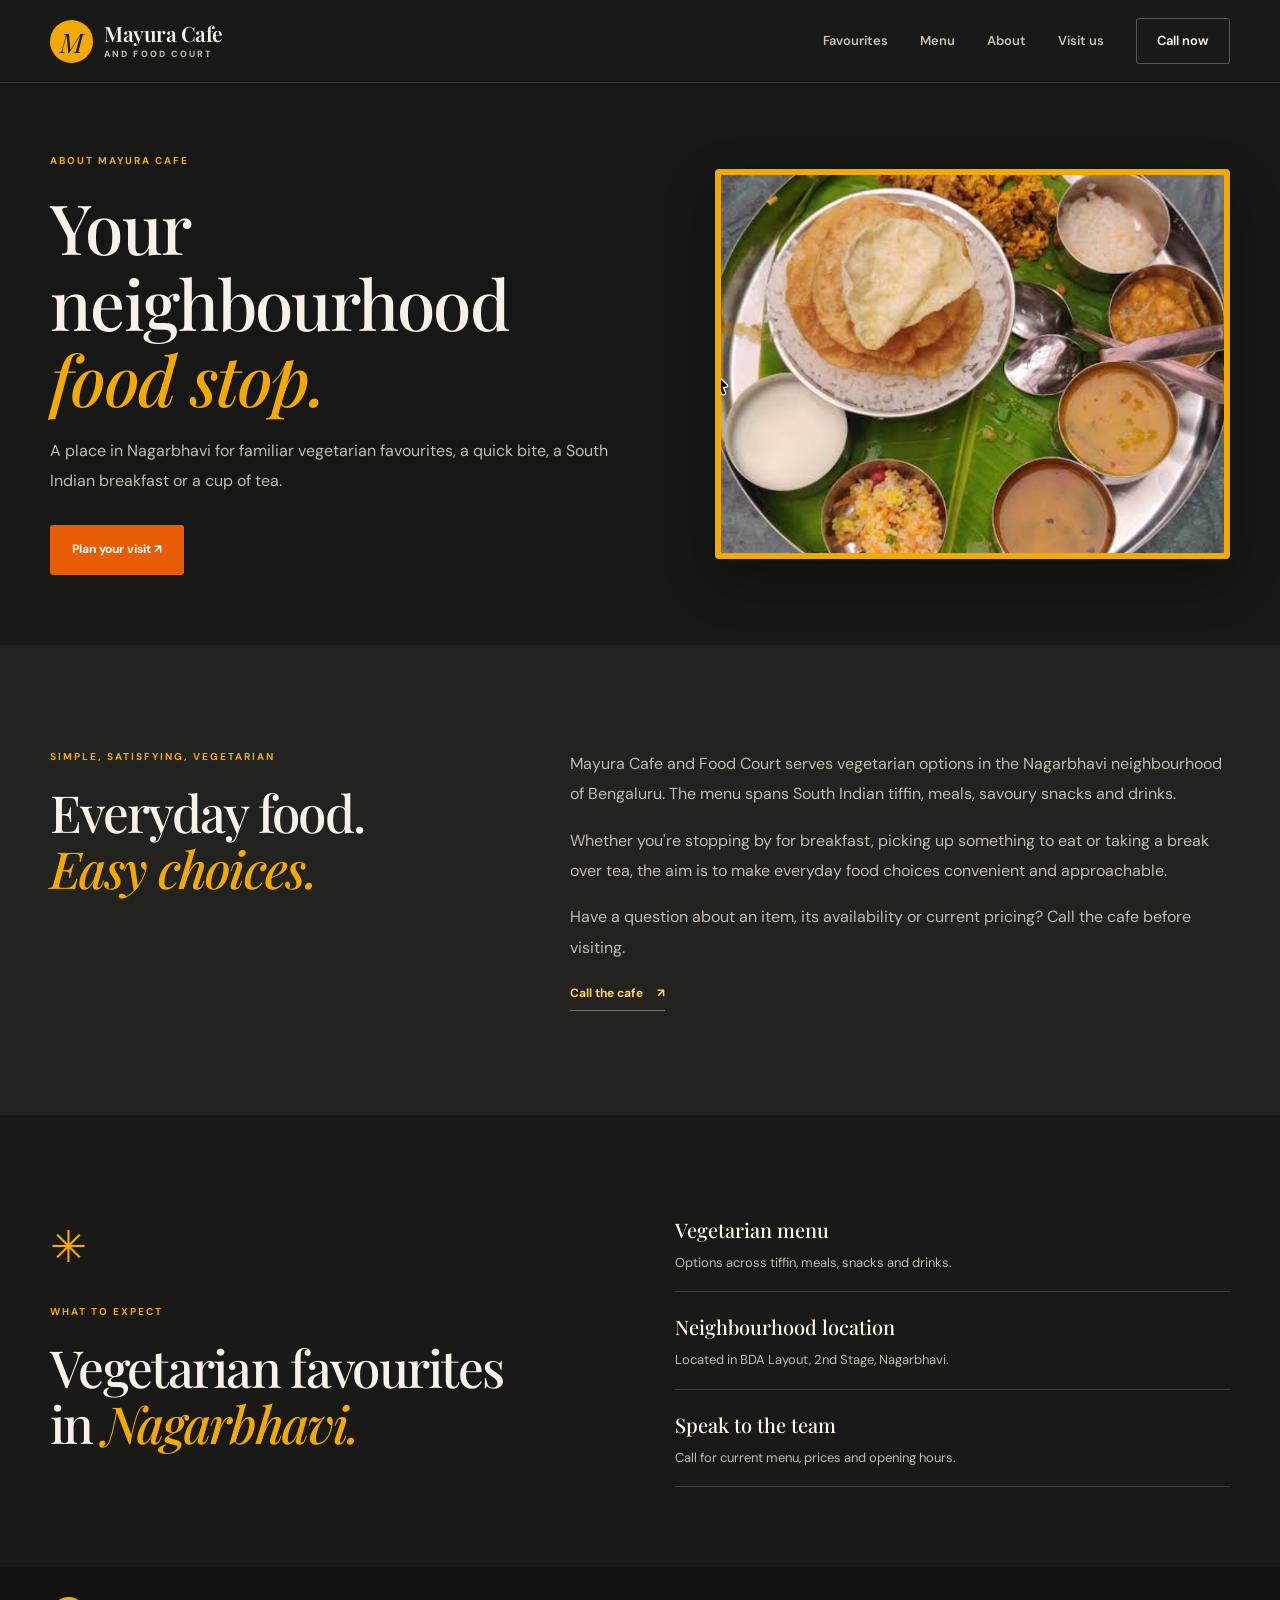
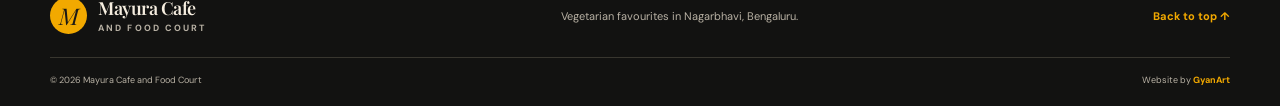
<file: site/about.html>
<!doctype html>
<html lang="en"><head><meta charset="utf-8"><meta name="viewport" content="width=device-width, initial-scale=1"><meta name="theme-color" content="#171714"><meta name="description" content="Learn about Mayura Cafe and Food Court, a vegetarian neighbourhood food stop in Nagarbhavi, Bengaluru."><title>About us | Mayura Cafe and Food Court</title><link rel="canonical" href="https://mayuracafe.gyanart.com/about.html"><link rel="icon" type="image/svg+xml" href="assets/img/favicon.svg"><link rel="stylesheet" href="assets/css/style.css"><script defer src="assets/js/main.js"></script></head><body><a class="skip-link" href="#main">Skip to content</a><header class="site-header"><div class="container nav-wrap"><a class="brand" href="index.html" aria-label="Mayura Cafe home"><span class="brand-mark" aria-hidden="true">M</span><span class="brand-copy"><strong>Mayura Cafe</strong><small>AND FOOD COURT</small></span></a><button class="menu-toggle" aria-expanded="false" aria-controls="primary-nav" aria-label="Open navigation"><span></span><span></span></button><nav id="primary-nav" class="primary-nav" aria-label="Main navigation"><a href="index.html#favourites">Favourites</a><a href="menu.html">Menu</a><a href="about.html">About</a><a href="visit.html">Visit us</a><a class="nav-call" href="tel:+919448244446">Call now</a></nav></div></header><main id="main" class="detail-page">
<section class="detail-hero"><div class="container detail-hero-grid"><div><p class="eyebrow">About Mayura Cafe</p><h1>Your neighbourhood<br><em>food stop.</em></h1><p class="detail-lead">A place in Nagarbhavi for familiar vegetarian favourites, a quick bite, a South Indian breakfast or a cup of tea.</p><a class="button button-dark" href="visit.html">Plan your visit ↗</a></div><img class="detail-hero-image" src="assets/img/mini-meals.png" alt="Vegetarian mini meal at Mayura Cafe"></div></section>
<section class="section detail-content"><div class="container about-detail-grid"><div><p class="eyebrow">Simple, satisfying, vegetarian</p><h2>Everyday food.<br><em>Easy choices.</em></h2></div><div class="about-detail-copy"><p>Mayura Cafe and Food Court serves vegetarian options in the Nagarbhavi neighbourhood of Bengaluru. The menu spans South Indian tiffin, meals, savoury snacks and drinks.</p><p>Whether you're stopping by for breakfast, picking up something to eat or taking a break over tea, the aim is to make everyday food choices convenient and approachable.</p><p>Have a question about an item, its availability or current pricing? Call the cafe before visiting.</p><a class="text-link" href="tel:+919448244446">Call the cafe <span aria-hidden="true">↗</span></a></div></div></section>
<section class="section about-highlight"><div class="container about-highlight-grid"><div><span class="highlight-symbol">✳</span><p class="eyebrow">What to expect</p><h2>Vegetarian favourites<br>in <em>Nagarbhavi.</em></h2></div><div class="highlight-points"><p><strong>Vegetarian menu</strong><span>Options across tiffin, meals, snacks and drinks.</span></p><p><strong>Neighbourhood location</strong><span>Located in BDA Layout, 2nd Stage, Nagarbhavi.</span></p><p><strong>Speak to the team</strong><span>Call for current menu, prices and opening hours.</span></p></div></div></section></main><footer class="site-footer"><div class="container footer-top"><a class="brand footer-brand" href="index.html"><span class="brand-mark" aria-hidden="true">M</span><span class="brand-copy"><strong>Mayura Cafe</strong><small>AND FOOD COURT</small></span></a><p>Vegetarian favourites in Nagarbhavi, Bengaluru.</p><a href="#main" class="back-top">Back to top ↑</a></div><div class="container footer-bottom"><span>© <span id="year">2026</span> Mayura Cafe and Food Court</span><span>Website by <a href="https://www.gyanart.com/" target="_blank" rel="noopener">GyanArt</a></span></div></footer></body></html>
</file>
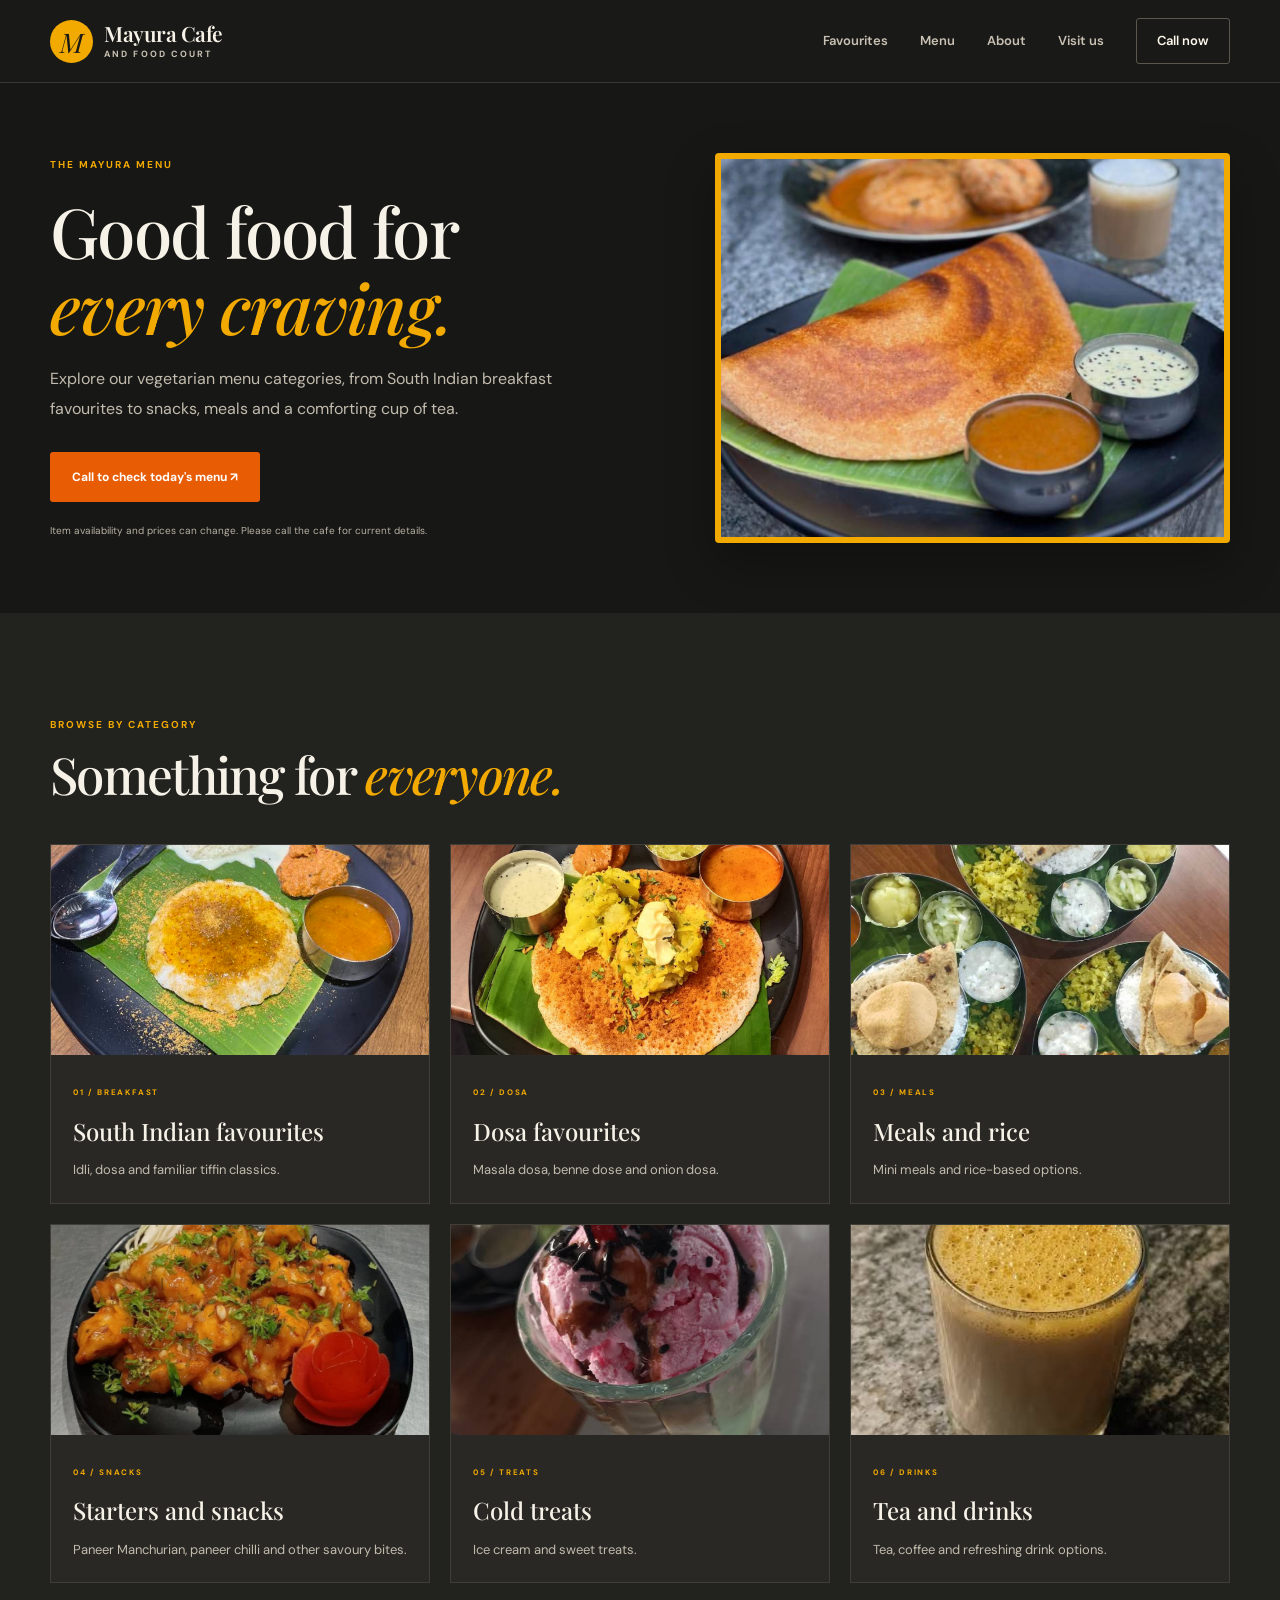
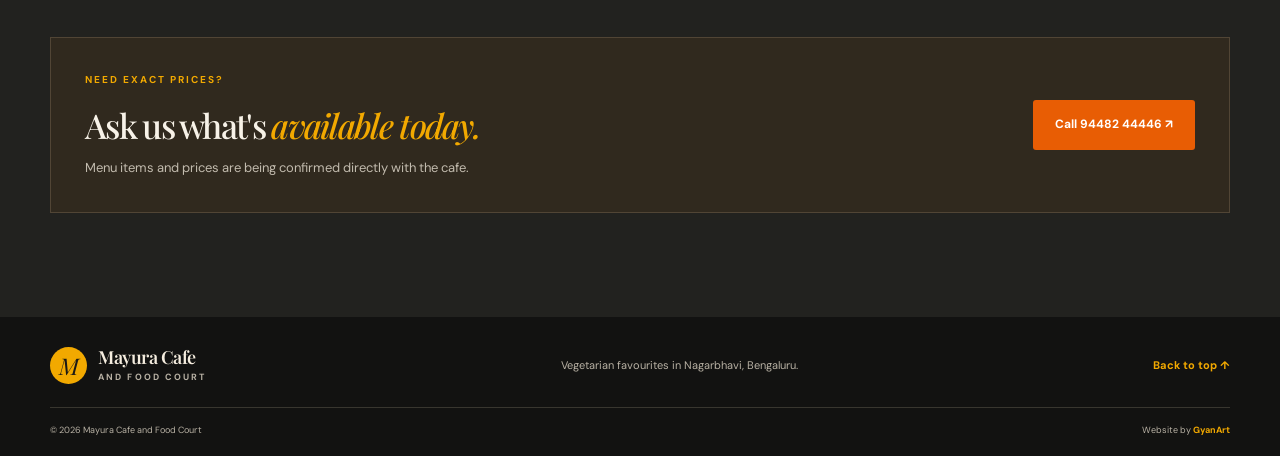
<file: site/menu.html>
<!doctype html>
<html lang="en"><head><meta charset="utf-8"><meta name="viewport" content="width=device-width, initial-scale=1"><meta name="theme-color" content="#171714"><meta name="description" content="Explore vegetarian South Indian favourites, meals, snacks and drinks at Mayura Cafe in Nagarbhavi, Bengaluru."><title>Menu | Mayura Cafe and Food Court</title><link rel="canonical" href="https://mayuracafe.gyanart.com/menu.html"><link rel="icon" type="image/svg+xml" href="assets/img/favicon.svg"><link rel="stylesheet" href="assets/css/style.css"><script defer src="assets/js/main.js"></script></head><body><a class="skip-link" href="#main">Skip to content</a><header class="site-header"><div class="container nav-wrap"><a class="brand" href="index.html" aria-label="Mayura Cafe home"><span class="brand-mark" aria-hidden="true">M</span><span class="brand-copy"><strong>Mayura Cafe</strong><small>AND FOOD COURT</small></span></a><button class="menu-toggle" aria-expanded="false" aria-controls="primary-nav" aria-label="Open navigation"><span></span><span></span></button><nav id="primary-nav" class="primary-nav" aria-label="Main navigation"><a href="index.html#favourites">Favourites</a><a href="menu.html">Menu</a><a href="about.html">About</a><a href="visit.html">Visit us</a><a class="nav-call" href="tel:+919448244446">Call now</a></nav></div></header><main id="main" class="detail-page">
<section class="detail-hero"><div class="container detail-hero-grid"><div><p class="eyebrow">The Mayura menu</p><h1>Good food for<br><em>every craving.</em></h1><p class="detail-lead">Explore our vegetarian menu categories, from South Indian breakfast favourites to snacks, meals and a comforting cup of tea.</p><a class="button button-dark" href="tel:+919448244446">Call to check today's menu ↗</a><p class="fine-print">Item availability and prices can change. Please call the cafe for current details.</p></div><img class="detail-hero-image" src="assets/img/masala-dosa.png" alt="Masala dosa at Mayura Cafe"></div></section>
<section class="section detail-content"><div class="container"><div class="section-heading"><div><p class="eyebrow">Browse by category</p><h2>Something for <em>everyone.</em></h2></div></div><div class="menu-detail-grid">
<article class="menu-detail-card"><img src="assets/img/idli-single.png" alt="Idli" loading="lazy"><div><span class="card-kicker">01 / BREAKFAST</span><h3>South Indian favourites</h3><p>Idli, dosa and familiar tiffin classics.</p></div></article>
<article class="menu-detail-card"><img src="assets/img/masala-benne-dose.png" alt="Masala benne dose" loading="lazy"><div><span class="card-kicker">02 / DOSA</span><h3>Dosa favourites</h3><p>Masala dosa, benne dose and onion dosa.</p></div></article>
<article class="menu-detail-card"><img src="assets/img/south-india-mini-meals.png" alt="South Indian mini meals" loading="lazy"><div><span class="card-kicker">03 / MEALS</span><h3>Meals and rice</h3><p>Mini meals and rice-based options.</p></div></article>
<article class="menu-detail-card"><img src="assets/img/paneer-manchoori.png" alt="Paneer Manchurian" loading="lazy"><div><span class="card-kicker">04 / SNACKS</span><h3>Starters and snacks</h3><p>Paneer Manchurian, paneer chilli and other savoury bites.</p></div></article>
<article class="menu-detail-card"><img src="assets/img/ice-cream-strawberry.png" alt="Strawberry ice cream" loading="lazy"><div><span class="card-kicker">05 / TREATS</span><h3>Cold treats</h3><p>Ice cream and sweet treats.</p></div></article>
<article class="menu-detail-card"><img src="assets/img/tea-chaay.png" alt="Tea" loading="lazy"><div><span class="card-kicker">06 / DRINKS</span><h3>Tea and drinks</h3><p>Tea, coffee and refreshing drink options.</p></div></article>
</div><div class="detail-callout"><div><p class="eyebrow">Need exact prices?</p><h2>Ask us what's <em>available today.</em></h2><p>Menu items and prices are being confirmed directly with the cafe.</p></div><a class="button button-dark" href="tel:+919448244446">Call 94482 44446 ↗</a></div></div></section></main><footer class="site-footer"><div class="container footer-top"><a class="brand footer-brand" href="index.html"><span class="brand-mark" aria-hidden="true">M</span><span class="brand-copy"><strong>Mayura Cafe</strong><small>AND FOOD COURT</small></span></a><p>Vegetarian favourites in Nagarbhavi, Bengaluru.</p><a href="#main" class="back-top">Back to top ↑</a></div><div class="container footer-bottom"><span>© <span id="year">2026</span> Mayura Cafe and Food Court</span><span>Website by <a href="https://www.gyanart.com/" target="_blank" rel="noopener">GyanArt</a></span></div></footer></body></html>
</file>
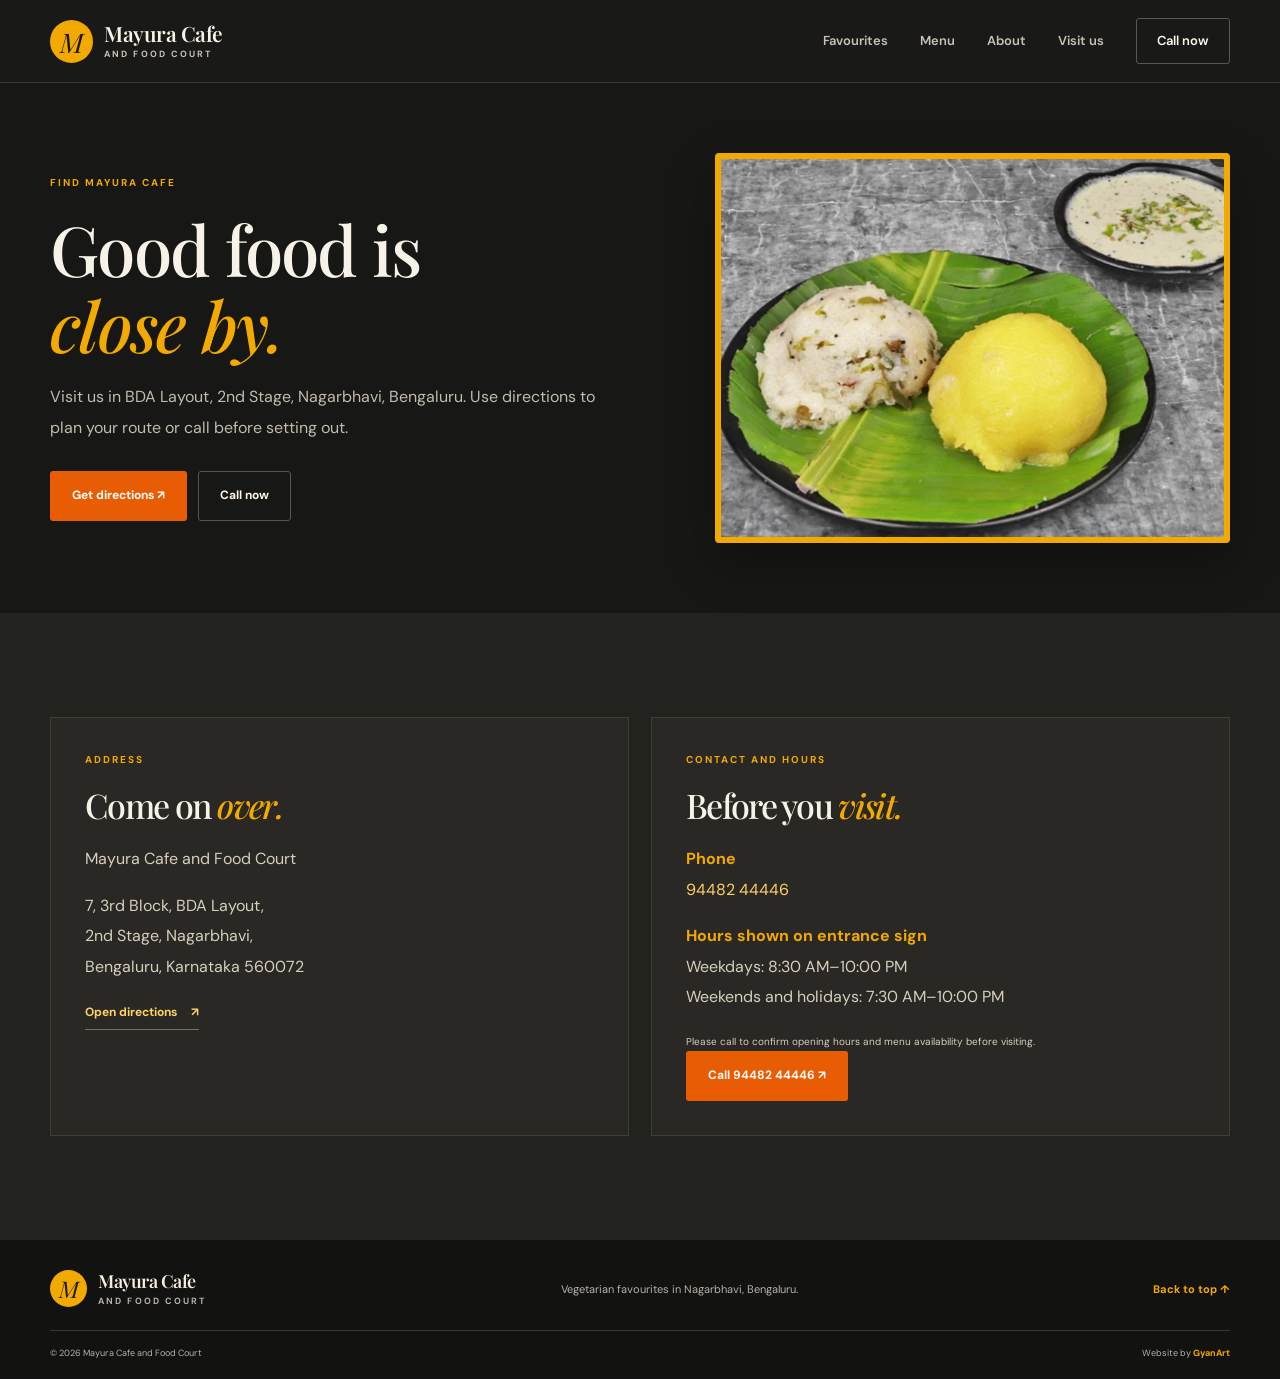
<file: site/visit.html>
<!doctype html>
<html lang="en"><head><meta charset="utf-8"><meta name="viewport" content="width=device-width, initial-scale=1"><meta name="theme-color" content="#171714"><meta name="description" content="Find Mayura Cafe and Food Court in BDA Layout, Nagarbhavi, Bengaluru. Call for current opening hours."><title>Visit us | Mayura Cafe and Food Court</title><link rel="canonical" href="https://mayuracafe.gyanart.com/visit.html"><link rel="icon" type="image/svg+xml" href="assets/img/favicon.svg"><link rel="stylesheet" href="assets/css/style.css"><script defer src="assets/js/main.js"></script></head><body><a class="skip-link" href="#main">Skip to content</a><header class="site-header"><div class="container nav-wrap"><a class="brand" href="index.html" aria-label="Mayura Cafe home"><span class="brand-mark" aria-hidden="true">M</span><span class="brand-copy"><strong>Mayura Cafe</strong><small>AND FOOD COURT</small></span></a><button class="menu-toggle" aria-expanded="false" aria-controls="primary-nav" aria-label="Open navigation"><span></span><span></span></button><nav id="primary-nav" class="primary-nav" aria-label="Main navigation"><a href="index.html#favourites">Favourites</a><a href="menu.html">Menu</a><a href="about.html">About</a><a href="visit.html">Visit us</a><a class="nav-call" href="tel:+919448244446">Call now</a></nav></div></header><main id="main" class="detail-page">
<section class="detail-hero"><div class="container detail-hero-grid"><div><p class="eyebrow">Find Mayura Cafe</p><h1>Good food is<br><em>close by.</em></h1><p class="detail-lead">Visit us in BDA Layout, 2nd Stage, Nagarbhavi, Bengaluru. Use directions to plan your route or call before setting out.</p><div class="hero-actions"><a class="button button-dark" href="https://maps.app.goo.gl/1eo1EkJ6LYbFJjk18" target="_blank" rel="noopener">Get directions ↗</a><a class="button button-light" href="tel:+919448244446">Call now</a></div></div><img class="detail-hero-image" src="assets/img/chau-chau-bhath.png" alt="Vegetarian food at Mayura Cafe"></div></section>
<section class="section detail-content"><div class="container visit-detail-grid"><div class="visit-info-card"><p class="eyebrow">Address</p><h2>Come on <em>over.</em></h2><p>Mayura Cafe and Food Court</p><p>7, 3rd Block, BDA Layout,<br>2nd Stage, Nagarbhavi,<br>Bengaluru, Karnataka 560072</p><a class="text-link" href="https://maps.app.goo.gl/1eo1EkJ6LYbFJjk18" target="_blank" rel="noopener">Open directions <span aria-hidden="true">↗</span></a></div><div class="visit-info-card"><p class="eyebrow">Contact and hours</p><h2>Before you <em>visit.</em></h2><p><strong>Phone</strong><br><a href="tel:+919448244446">94482 44446</a></p><p><strong>Hours shown on entrance sign</strong><br>Weekdays: 8:30 AM–10:00 PM<br>Weekends and holidays: 7:30 AM–10:00 PM</p><p class="fine-print">Please call to confirm opening hours and menu availability before visiting.</p><a class="button button-dark" href="tel:+919448244446">Call 94482 44446 ↗</a></div></div></section></main><footer class="site-footer"><div class="container footer-top"><a class="brand footer-brand" href="index.html"><span class="brand-mark" aria-hidden="true">M</span><span class="brand-copy"><strong>Mayura Cafe</strong><small>AND FOOD COURT</small></span></a><p>Vegetarian favourites in Nagarbhavi, Bengaluru.</p><a href="#main" class="back-top">Back to top ↑</a></div><div class="container footer-bottom"><span>© <span id="year">2026</span> Mayura Cafe and Food Court</span><span>Website by <a href="https://www.gyanart.com/" target="_blank" rel="noopener">GyanArt</a></span></div></footer></body></html>
</file>
<file: site/assets/css/style.css>
@import url('https://fonts.googleapis.com/css2?family=DM+Sans:wght@400;500;600;700&family=Playfair+Display:ital,wght@0,500;0,600;0,700;1,500;1,600&display=swap');

:root {
  --ink: #222b22;
  --muted: #697065;
  --cream: #f7f5ef;
  --paper: #fffefa;
  --olive: #536548;
  --olive-dark: #334330;
  --orange: #d6953c;
  --line: #e7e2d7;
  --serif: "Playfair Display", Georgia, serif;
  --sans: "DM Sans", Arial, sans-serif;
  --page-width: 1180px;
}

* { box-sizing: border-box; }
html { scroll-behavior: smooth; scroll-padding-top: 92px; }
body { margin: 0; background: var(--paper); color: var(--ink); font-family: var(--sans); font-size: 16px; line-height: 1.65; -webkit-font-smoothing: antialiased; }
body.nav-open { overflow: hidden; }
a { color: inherit; text-decoration: none; }
button, a { -webkit-tap-highlight-color: transparent; }
button { font: inherit; }
img, svg { max-width: 100%; }
.container { width: min(var(--page-width), calc(100% - 64px)); margin-inline: auto; }
.skip-link { position: absolute; z-index: 1000; top: -60px; left: 16px; padding: 10px 16px; background: var(--ink); color: white; }
.skip-link:focus { top: 16px; }
:focus-visible { outline: 3px solid #ca8c32; outline-offset: 4px; }

.site-header { position: sticky; top: 0; z-index: 100; background: rgba(255,254,250,.95); border-bottom: 1px solid rgba(231,226,215,.8); backdrop-filter: blur(14px); }
.nav-wrap { display: flex; min-height: 82px; align-items: center; justify-content: space-between; gap: 24px; }
.brand { display: inline-flex; align-items: center; gap: 11px; flex-shrink: 0; }
.brand-mark { display: grid; width: 43px; height: 43px; place-items: center; border-radius: 50%; background: var(--olive-dark); color: #f9e2ad; font-family: var(--serif); font-size: 27px; font-style: italic; }
.brand-copy { display: flex; flex-direction: column; line-height: 1.05; }
.brand-copy strong { font-family: var(--serif); font-size: 21px; font-weight: 600; letter-spacing: -.5px; }
.brand-copy small { margin-top: 6px; color: var(--muted); font-size: 9px; font-weight: 700; letter-spacing: 2.1px; }
.primary-nav { display: flex; align-items: center; gap: clamp(18px, 2.5vw, 35px); }
.primary-nav > a { color: #51594d; font-size: 13px; font-weight: 600; transition: color .2s ease; }
.primary-nav > a:hover { color: var(--orange); }
.primary-nav .nav-call { padding: 11px 20px; border: 1px solid var(--line); border-radius: 3px; color: var(--ink); }
.primary-nav .nav-call:hover { border-color: var(--olive); color: var(--olive); }
.menu-toggle { display: none; border: 0; padding: 10px; background: transparent; }
.menu-toggle span { display: block; width: 24px; height: 2px; margin: 5px 0; background: var(--ink); transition: transform .2s ease; }

.hero { position: relative; overflow: hidden; background: var(--cream); }
.hero-grid { display: grid; min-height: 590px; grid-template-columns: 1fr 1fr; align-items: center; gap: 34px; padding-block: 64px 54px; }
.hero-copy { position: relative; z-index: 2; padding-block: 10px 20px; }
.eyebrow { display: flex; align-items: center; gap: 10px; margin: 0 0 20px; color: var(--olive); font-size: 10px; font-weight: 700; letter-spacing: 2px; line-height: 1.5; text-transform: uppercase; }
.dot { display: inline-block; width: 7px; height: 7px; border-radius: 50%; background: var(--orange); }
h1, h2, h3, p { margin-top: 0; }
h1, h2 { margin-bottom: 20px; font-family: var(--serif); font-weight: 500; letter-spacing: -1.7px; line-height: 1.1; }
h1 { font-size: clamp(48px, 5.25vw, 72px); }
h1 em, h2 em { color: var(--olive); font-weight: 500; }
.hero-intro { max-width: 490px; margin-bottom: 28px; color: #60665b; font-size: 16px; line-height: 1.9; }
.hero-actions { display: flex; flex-wrap: wrap; gap: 11px; }
.button { display: inline-flex; min-height: 50px; align-items: center; justify-content: center; gap: 22px; padding: 0 21px; border: 1px solid transparent; border-radius: 3px; font-size: 12px; font-weight: 700; transition: transform .2s ease, background .2s ease, border-color .2s ease; }
.button:hover { transform: translateY(-2px); }
.button span { font-size: 16px; }
.button-dark { background: var(--olive-dark); color: white; }
.button-dark:hover { background: #243322; }
.button-light { border-color: #d8d4c9; background: transparent; color: var(--ink); }
.button-light:hover { border-color: var(--olive); background: rgba(255,255,255,.55); }
.hero-meta { display: flex; align-items: center; gap: 20px; margin-top: 39px; }
.hero-meta > span:not(.meta-divider) { display: flex; flex-direction: column; }
.hero-meta strong { font-size: 12px; font-weight: 700; }
.hero-meta small { margin-top: 3px; color: var(--muted); font-size: 10px; }
.meta-divider { width: 1px; height: 32px; background: #dcd6c8; }
.hero-art { position: relative; display: grid; min-height: 440px; place-items: center; }
.hero-art::before { position: absolute; top: 8%; right: 1%; width: 84%; height: 84%; border: 1px solid #e5ddce; border-radius: 50%; content: ""; }
.hero-art::after { position: absolute; right: 7%; bottom: 6%; width: 120px; height: 120px; border: 1px solid #e4dac5; border-radius: 50%; content: ""; }
.food-illustration { position: relative; z-index: 1; width: min(100%, 510px); filter: drop-shadow(0 18px 18px rgba(61,57,40,.06)); }
.art-label { position: absolute; z-index: 2; color: #79806f; font-size: 9px; font-weight: 700; letter-spacing: 2px; }
.label-top { top: 3%; left: 2%; writing-mode: vertical-rl; transform: rotate(180deg); }
.label-bottom { right: 0; bottom: 2%; }
.art-sticker { position: absolute; z-index: 3; top: 14%; right: 4%; display: flex; width: 91px; height: 91px; flex-direction: column; align-items: center; justify-content: center; border-radius: 50%; background: var(--orange); color: #292e20; line-height: 1.35; transform: rotate(9deg); }
.art-sticker span { font-size: 7px; font-weight: 700; letter-spacing: 1px; }
.art-sticker strong { font-size: 11px; letter-spacing: -.3px; }
.art-sticker span:last-child { margin-top: 3px; font-size: 15px; }
.hero-bottom-line { display: flex; align-items: center; justify-content: center; gap: 25px; padding: 14px 20px; border-top: 1px solid #e9e3d8; color: #777e70; font-size: 8px; font-weight: 700; letter-spacing: 2px; }
.hero-bottom-line span:nth-child(2) { color: var(--orange); font-size: 14px; }

.trust-strip { border-bottom: 1px solid var(--line); background: var(--paper); }
.trust-grid { display: grid; min-height: 76px; grid-template-columns: repeat(4, 1fr); align-items: center; gap: 20px; }
.trust-grid span { display: flex; align-items: center; justify-content: center; gap: 11px; color: #50574b; font-size: 11px; font-weight: 600; }
.trust-grid b { color: #a5a596; font-family: var(--serif); font-size: 17px; font-weight: 500; }

.section { padding-block: 104px; }
.section-heading { display: flex; align-items: end; justify-content: space-between; gap: 30px; margin-bottom: 42px; }
.section-heading .eyebrow { margin-bottom: 14px; }
h2 { font-size: clamp(37px, 4vw, 53px); }
.section-heading h2 { margin-bottom: 0; }
.text-link { display: inline-flex; align-items: center; gap: 14px; padding-bottom: 6px; border-bottom: 1px solid #a4aa9b; color: var(--olive-dark); font-size: 12px; font-weight: 700; white-space: nowrap; transition: gap .2s ease; }
.text-link:hover { gap: 20px; }
.favourite-grid { display: grid; grid-template-columns: repeat(4, minmax(0, 1fr)); gap: 18px; }
.favourite-card { position: relative; overflow: hidden; min-width: 0; border: 1px solid var(--line); background: var(--paper); transition: transform .25s ease, box-shadow .25s ease; }
.favourite-card:hover { transform: translateY(-5px); box-shadow: 0 16px 35px rgba(39,43,33,.07); }
.dish-visual { position: relative; display: grid; height: 205px; place-items: center; overflow: hidden; }
.dish-visual::before { position: absolute; width: 174px; height: 174px; border: 1px solid rgba(92,89,61,.12); border-radius: 50%; content: ""; }
.dish-visual::after { position: absolute; width: 137px; height: 137px; border-radius: 50%; background: rgba(255,255,255,.46); content: ""; }
.fav-dosa .dish-visual { background: #f2e9d3; }
.fav-idli .dish-visual { background: #e9eee0; }
.fav-tea .dish-visual { background: #f2e3d2; }
.fav-gobi .dish-visual { background: #f1e8d6; }
.dish-sun { position: absolute; top: 27px; right: 43px; width: 26px; height: 26px; border-radius: 50%; background: #d9aa56; opacity: .7; }
.dosa-shape { position: absolute; z-index: 2; width: 140px; height: 70px; border: 5px solid #d79d3d; border-radius: 100% 100% 45% 45%; background: repeating-linear-gradient(165deg,#eec568 0 9px,#dca548 10px 12px); box-shadow: 0 7px 0 #c78d35; transform: rotate(-15deg); }
.chutney { position: absolute; z-index: 3; width: 31px; height: 23px; border: 3px solid #fffdf5; border-radius: 50%; box-shadow: 0 3px 5px rgba(44,49,35,.08); }
.chutney-one { bottom: 36px; left: 53px; background: #d9ba8c; }
.chutney-two { right: 47px; bottom: 44px; background: #8b9f66; }
.idli { position: absolute; z-index: 2; width: 61px; height: 53px; border-radius: 48% 48% 42% 42%; background: #fffdf4; box-shadow: inset -4px -5px 0 #e4e1d4, 0 5px 7px rgba(67,75,54,.08); }
.idli-one { top: 63px; left: calc(50% - 49px); }
.idli-two { top: 87px; left: calc(50% - 6px); transform: rotate(13deg); }
.idli-three { top: 111px; left: calc(50% - 46px); transform: rotate(-8deg); }
.chutney-three { bottom: 37px; right: 43px; background: #cda05f; }
.chutney-four { bottom: 42px; left: 51px; background: #7f9660; }
.tea-cup { position: absolute; z-index: 3; top: 67px; left: calc(50% - 47px); width: 88px; height: 73px; border: 7px solid #fffaf0; border-radius: 6px 6px 30px 30px; background: #e9d3b5; box-shadow: 0 8px 10px rgba(96,63,35,.09); }
.tea-liquid { position: absolute; top: 5px; left: 0; width: 100%; height: 12px; border-radius: 50%; background: #a95e2d; }
.cup-handle { position: absolute; top: 10px; right: -27px; width: 27px; height: 32px; border: 6px solid #fffaf0; border-left: 0; border-radius: 0 18px 18px 0; }
.steam { position: absolute; z-index: 1; top: 31px; width: 17px; height: 33px; border-left: 2px solid #bca98f; border-radius: 50%; transform: rotate(12deg); }
.steam-one { left: calc(50% - 17px); }
.steam-two { left: calc(50% + 8px); top: 24px; height: 39px; transform: rotate(-12deg); }
.gobi-piece { position: absolute; z-index: 2; width: 42px; height: 39px; border: 4px solid #d7b36a; border-radius: 45% 55% 50% 45%; background: #e1c280; box-shadow: inset 3px 2px 0 rgba(255,255,255,.4), 0 4px 4px rgba(90,66,28,.08); }
.gp-one { top: 69px; left: calc(50% - 45px); transform: rotate(15deg); }
.gp-two { top: 90px; left: calc(50% + 2px); transform: rotate(-19deg); }
.gp-three { top: 110px; left: calc(50% - 49px); transform: rotate(-12deg); }
.gp-four { top: 58px; left: calc(50% + 17px); transform: rotate(25deg) scale(.8); }
.leaf { position: absolute; z-index: 2; width: 35px; height: 15px; border-radius: 100% 0 100% 0; background: #79925e; }
.leaf-one { bottom: 37px; left: 50px; transform: rotate(-14deg); }
.leaf-two { top: 43px; right: 50px; transform: rotate(45deg); }
.card-copy { position: relative; padding: 22px 20px 25px; }
.card-kicker { color: var(--olive); font-size: 8px; font-weight: 700; letter-spacing: 1.8px; }
.card-copy h3 { margin: 8px 0 7px; font-family: var(--serif); font-size: 23px; font-weight: 500; letter-spacing: -.4px; line-height: 1.25; }
.card-copy p { min-height: 67px; margin-bottom: 0; color: var(--muted); font-size: 11px; line-height: 1.8; }
.card-number { position: absolute; top: 15px; right: 15px; color: rgba(40,48,36,.45); font-family: var(--serif); font-size: 13px; }
.fine-print { margin: 20px 0 0; color: #818679; font-size: 10px; line-height: 1.7; }

.menu-section { background: var(--cream); }
.menu-layout { display: grid; grid-template-columns: .8fr 1.2fr; gap: clamp(45px, 8vw, 110px); }
.menu-intro h2 { margin-bottom: 22px; }
.menu-intro > p:not(.eyebrow):not(.fine-print) { max-width: 350px; margin-bottom: 27px; color: var(--muted); font-size: 14px; line-height: 1.9; }
.menu-intro .fine-print { max-width: 300px; margin-top: 18px; }
.menu-list { border-top: 1px solid #ddd7c9; }
.menu-row { display: grid; min-height: 88px; grid-template-columns: 42px 1fr 20px; align-items: center; gap: 15px; border-bottom: 1px solid #ddd7c9; transition: padding .2s ease, background .2s ease; }
.menu-row:hover { padding-inline: 10px; background: rgba(255,255,255,.45); }
.menu-icon { color: #969887; font-family: var(--serif); font-size: 17px; }
.menu-row > span:nth-child(2) { display: flex; flex-direction: column; }
.menu-row strong { font-family: var(--serif); font-size: 20px; font-weight: 500; line-height: 1.4; }
.menu-row small { margin-top: 3px; color: var(--muted); font-size: 11px; }
.menu-arrow { color: var(--olive); font-size: 17px; }

.about-section { overflow: hidden; }
.about-grid { display: grid; grid-template-columns: 1fr 1fr; align-items: center; gap: clamp(45px, 8vw, 105px); }
.about-art { position: relative; display: grid; min-height: 405px; place-items: center; overflow: hidden; background: #e9eddf; }
.about-circle { position: absolute; border: 1px solid rgba(68,85,56,.2); border-radius: 50%; }
.circle-one { width: 310px; height: 310px; }
.circle-two { width: 245px; height: 245px; }
.about-symbol { position: relative; z-index: 1; color: var(--olive); font-size: 170px; line-height: 1; }
.about-note { position: absolute; right: 8%; bottom: 9%; display: grid; width: 90px; height: 90px; place-items: center; border-radius: 50%; background: var(--orange); color: #2e3628; font-size: 9px; font-weight: 700; letter-spacing: 1px; line-height: 1.5; text-align: center; transform: rotate(8deg); }
.about-copy .eyebrow { margin-bottom: 15px; }
.about-copy h2 { margin-bottom: 25px; }
.about-copy > p:not(.eyebrow) { max-width: 490px; color: var(--muted); font-size: 14px; line-height: 2; }
.about-tags { display: flex; flex-wrap: wrap; gap: 8px; margin-top: 25px; }
.about-tags span { padding: 7px 12px; border: 1px solid var(--line); border-radius: 30px; color: #606a57; font-size: 10px; font-weight: 600; }

.visit-section { padding-top: 12px; padding-bottom: 100px; }
.visit-panel { display: grid; grid-template-columns: 1fr 1fr; background: var(--olive-dark); color: white; }
.visit-main { position: relative; overflow: hidden; padding: clamp(35px, 5vw, 65px); }
.visit-main::after { position: absolute; right: -105px; bottom: -150px; width: 300px; height: 300px; border: 1px solid rgba(255,255,255,.13); border-radius: 50%; content: ""; }
.visit-main::before { position: absolute; right: -65px; bottom: -110px; width: 220px; height: 220px; border: 1px solid rgba(255,255,255,.13); border-radius: 50%; content: ""; }
.visit-main .eyebrow { color: #d7c798; }
.visit-main h2 { position: relative; z-index: 1; font-size: clamp(35px, 4vw, 49px); }
.visit-main h2 em { color: #e8c276; }
.visit-main > p:not(.eyebrow) { max-width: 340px; margin-bottom: 24px; color: #e0e5d9; font-size: 13px; }
.button-cream { position: relative; z-index: 2; background: #f5e7c8; color: var(--ink); }
.button-cream:hover { background: white; }
.visit-details { display: flex; flex-direction: column; justify-content: center; gap: 22px; padding: 45px clamp(28px, 5vw, 60px); background: #3d4d37; }
.detail-item { display: grid; grid-template-columns: 35px 1fr; gap: 14px; align-items: start; }
.detail-symbol { display: grid; width: 34px; height: 34px; place-items: center; border: 1px solid rgba(255,255,255,.28); border-radius: 50%; color: #e5c887; font-size: 17px; }
.detail-item small { color: #d5cba7; font-size: 8px; font-weight: 700; letter-spacing: 1.5px; }
.detail-item p { margin: 5px 0 0; color: #fbfbf6; font-size: 12px; line-height: 1.8; }
.detail-item a { border-bottom: 1px solid rgba(255,255,255,.35); }
.detail-item a:hover { color: #e8c276; }
.detail-item .hours-note { display: block; margin-top: 5px; color: #c2cbb9; font-size: 9px; font-weight: 400; letter-spacing: 0; }

.final-cta { padding-block: 48px; border-top: 1px solid var(--line); border-bottom: 1px solid var(--line); }
.final-cta-inner { display: flex; align-items: center; justify-content: space-between; gap: 30px; }
.cta-star { color: var(--orange); font-size: 44px; line-height: 1; }
.final-cta .eyebrow { margin-bottom: 7px; }
.final-cta h2 { margin: 0; font-size: clamp(26px, 3vw, 38px); letter-spacing: -1px; }
.final-actions { display: flex; align-items: center; gap: 24px; }
.site-footer { padding-block: 30px 18px; background: #f9f8f3; }
.footer-top { display: flex; align-items: center; justify-content: space-between; gap: 24px; padding-bottom: 23px; }
.footer-brand .brand-mark { width: 37px; height: 37px; font-size: 23px; }
.footer-brand .brand-copy strong { font-size: 18px; }
.footer-top > p { margin: 0; color: var(--muted); font-size: 11px; }
.back-top { color: #505a49; font-size: 11px; font-weight: 700; }
.footer-bottom { display: flex; align-items: center; justify-content: space-between; gap: 20px; padding-top: 15px; border-top: 1px solid var(--line); color: #8b8e82; font-size: 9px; }
.footer-bottom a { color: var(--olive-dark); font-weight: 700; }

@media (min-width: 1440px) {
  .hero-grid { min-height: 635px; }
}
@media (max-width: 980px) {
  .container { width: min(var(--page-width), calc(100% - 44px)); }
  .hero-grid { min-height: 530px; gap: 18px; }
  h1 { font-size: clamp(45px, 6vw, 62px); }
  .hero-art { min-height: 370px; }
  .favourite-grid { grid-template-columns: repeat(2, minmax(0, 1fr)); }
  .dish-visual { height: 220px; }
  .card-copy p { min-height: 0; }
  .menu-layout { gap: 42px; }
  .visit-details { padding-inline: 30px; }
  .primary-nav { gap: 18px; }
}
@media (max-width: 720px) {
  html { scroll-padding-top: 74px; }
  .container { width: calc(100% - 38px); }
  .nav-wrap { min-height: 70px; }
  .brand-mark { width: 39px; height: 39px; font-size: 24px; }
  .brand-copy strong { font-size: 19px; }
  .menu-toggle { display: block; position: relative; z-index: 3; }
  .menu-toggle[aria-expanded="true"] span:first-child { transform: translateY(3.5px) rotate(45deg); }
  .menu-toggle[aria-expanded="true"] span:last-child { transform: translateY(-3.5px) rotate(-45deg); }
  .primary-nav { position: fixed; inset: 70px 0 auto; display: none; align-items: stretch; gap: 0; padding: 12px 22px 24px; border-bottom: 1px solid var(--line); background: var(--paper); box-shadow: 0 18px 22px rgba(37,42,30,.08); }
  .primary-nav.is-open { display: flex; flex-direction: column; }
  .primary-nav > a { padding: 14px 5px; border-bottom: 1px solid #eeebe3; font-size: 14px; }
  .primary-nav .nav-call { margin-top: 12px; padding: 12px 15px; border: 1px solid var(--line); text-align: center; }
  .hero-grid { grid-template-columns: 1fr; gap: 15px; padding-block: 58px 34px; }
  .hero-copy { padding: 0; }
  .eyebrow { margin-bottom: 15px; font-size: 9px; letter-spacing: 1.6px; }
  h1 { font-size: clamp(46px, 12vw, 62px); letter-spacing: -1.5px; }
  .hero-intro { max-width: 520px; margin-bottom: 23px; font-size: 14px; line-height: 1.85; }
  .hero-actions { gap: 9px; }
  .button { min-height: 47px; gap: 14px; padding-inline: 16px; font-size: 11px; }
  .hero-meta { margin-top: 27px; }
  .hero-art { width: min(100%, 450px); min-height: auto; margin: 8px auto 0; }
  .hero-art::before { width: 83%; height: 88%; }
  .art-label { font-size: 7px; letter-spacing: 1.4px; }
  .art-sticker { top: 12%; right: 4%; width: 73px; height: 73px; }
  .art-sticker span { font-size: 6px; }
  .art-sticker strong { font-size: 9px; }
  .hero-bottom-line { gap: 12px; padding-block: 12px; font-size: 7px; letter-spacing: 1.2px; }
  .trust-grid { grid-template-columns: repeat(2, 1fr); gap: 0; padding-block: 14px; }
  .trust-grid span { justify-content: flex-start; padding: 9px 0; font-size: 10px; }
  .trust-grid b { font-size: 15px; }
  .section { padding-block: 68px; }
  .section-heading { align-items: flex-start; flex-direction: column; gap: 17px; margin-bottom: 27px; }
  h2 { font-size: 41px; letter-spacing: -1.1px; }
  .favourite-grid { gap: 12px; }
  .dish-visual { height: 155px; }
  .dish-visual::before { width: 129px; height: 129px; }
  .dish-visual::after { width: 104px; height: 104px; }
  .dosa-shape { width: 108px; height: 54px; }
  .idli { width: 45px; height: 42px; }
  .idli-one { top: 40px; left: calc(50% - 43px); }
  .idli-two { top: 60px; left: calc(50% - 5px); }
  .idli-three { top: 78px; left: calc(50% - 41px); }
  .chutney-one { bottom: 18px; left: 20px; }
  .chutney-two { right: 20px; bottom: 25px; }
  .chutney-three { bottom: 17px; right: 19px; }
  .chutney-four { bottom: 22px; left: 20px; }
  .tea-cup { top: 49px; left: calc(50% - 37px); width: 70px; height: 57px; border-width: 5px; }
  .cup-handle { right: -22px; width: 22px; height: 26px; border-width: 5px; border-left: 0; }
  .steam { top: 20px; height: 28px; }
  .steam-one { left: calc(50% - 12px); }
  .steam-two { left: calc(50% + 7px); top: 16px; height: 32px; }
  .gobi-piece { width: 32px; height: 31px; border-width: 3px; }
  .gp-one { top: 49px; left: calc(50% - 35px); }
  .gp-two { top: 67px; left: calc(50% + 2px); }
  .gp-three { top: 84px; left: calc(50% - 39px); }
  .gp-four { top: 43px; left: calc(50% + 11px); }
  .leaf-one { bottom: 19px; left: 19px; }
  .leaf-two { top: 24px; right: 17px; }
  .card-copy { padding: 16px 13px 19px; }
  .card-kicker { font-size: 7px; letter-spacing: 1px; }
  .card-copy h3 { margin-top: 7px; font-size: 19px; }
  .card-copy p { font-size: 10px; line-height: 1.65; }
  .card-number { top: 10px; right: 10px; font-size: 11px; }
  .menu-layout { grid-template-columns: 1fr; gap: 34px; }
  .menu-intro h2 br { display: none; }
  .menu-intro > p:not(.eyebrow):not(.fine-print) { font-size: 13px; }
  .menu-row { min-height: 80px; grid-template-columns: 28px 1fr 17px; gap: 10px; }
  .menu-row strong { font-size: 17px; }
  .menu-row small { font-size: 10px; }
  .about-grid { grid-template-columns: 1fr; gap: 36px; }
  .about-art { min-height: 270px; }
  .circle-one { width: 225px; height: 225px; }
  .circle-two { width: 175px; height: 175px; }
  .about-symbol { font-size: 130px; }
  .about-note { right: 8%; bottom: 7%; width: 70px; height: 70px; font-size: 8px; }
  .about-copy h2 { margin-bottom: 20px; }
  .about-copy > p:not(.eyebrow) { font-size: 13px; }
  .visit-section { padding-top: 0; padding-bottom: 68px; }
  .visit-panel { grid-template-columns: 1fr; }
  .visit-main { padding: 34px 26px 38px; }
  .visit-main h2 { font-size: 40px; }
  .visit-details { gap: 21px; padding: 29px 25px; }
  .final-cta { padding-block: 32px; }
  .final-cta-inner { display: grid; grid-template-columns: 30px 1fr; gap: 15px; }
  .cta-star { font-size: 30px; }
  .final-cta h2 { font-size: 28px; }
  .final-actions { grid-column: 2; align-items: flex-start; flex-wrap: wrap; gap: 17px; }
  .footer-top { align-items: flex-start; flex-wrap: wrap; gap: 15px 20px; }
  .footer-top > p { order: 3; width: 100%; }
  .back-top { margin-left: auto; padding-top: 11px; }
  .footer-bottom { align-items: flex-start; font-size: 8px; }
}
@media (max-width: 380px) {
  .container { width: calc(100% - 30px); }
  .hero-actions .button { flex: 1 1 100%; }
  .hero-meta { gap: 12px; }
  .hero-meta strong { font-size: 11px; }
  .hero-meta small { font-size: 9px; }
  .dish-visual { height: 137px; }
  .card-copy { padding-inline: 10px; }
  .card-copy h3 { font-size: 17px; }
  .card-copy p { font-size: 9px; }
}
@media (prefers-reduced-motion: reduce) {
  *, *::before, *::after { scroll-behavior: auto !important; transition-duration: .01ms !important; animation-duration: .01ms !important; animation-iteration-count: 1 !important; }
}

/* Bold, appetising visual direction */
:root {
  --ink: #f7f2e8;
  --muted: #b8b1a4;
  --cream: #191917;
  --paper: #22221f;
  --olive: #f2a900;
  --olive-dark: #e85d04;
  --orange: #f2a900;
  --line: #3a3933;
}
body { background: var(--paper); color: var(--ink); }
.site-header { background: rgba(25,25,23,.96); border-bottom-color: var(--line); }
.brand-mark { background: #f2a900; color: #1a1916; }
.brand-copy small, .primary-nav > a { color: #c9c1b3; }
.primary-nav .nav-call { border-color: #5b574d; color: #fff8ec; }
.hero { background: #171715; }
.hero-intro, .hero-meta small { color: #c2bbae; }
h1 em, h2 em { color: #f2a900; }
.button-dark { background: #e85d04; color: #fff; }
.button-dark:hover { background: #c84b00; }
.button-light { border-color: #5a554a; color: #fff6e7; }
.button-light:hover { background: #292823; border-color: #f2a900; }
.meta-divider, .hero-bottom-line, .trust-strip { border-color: var(--line); }
.hero-meta strong { color: #fff8ec; }
.hero-bottom-line { color: #b8b1a4; }
.trust-strip { background: #22221f; }
.trust-grid span { color: #e8e0d2; }
.trust-grid b { color: #f2a900; }
.favourites { background: #22221f; }
.favourite-card { background: #292824; border-color: #403e36; }
.card-kicker { color: #f2a900; }
.card-copy p { color: #c2bbae; }
.card-number { color: #f2a900; }
.text-link { border-color: #777064; color: #ffd166; }
.menu-section { background: #191917; }
.menu-row { border-color: #454239; }
.menu-row strong { color: #fff5e5; }
.menu-row small, .menu-intro > p:not(.eyebrow):not(.fine-print) { color: #c2bbae; }
.menu-icon, .menu-arrow { color: #f2a900; }
.about-section { background: #22221f; }
.about-copy > p:not(.eyebrow) { color: #c2bbae; }
.about-tags span { border-color: #4c493f; color: #f4e8d5; }
.visit-section { background: #191917; }
.visit-panel { background: #30291e; }
.visit-details { border-left-color: #514535; }
.detail-item p { color: #f7eee0; }
.detail-item small { color: #f2a900; }
.button-cream { background: #f2a900; color: #1b1915; }
.final-cta { background: #f2a900; color: #1b1915; }
.final-cta .eyebrow, .final-cta h2 em { color: #5b2c06; }
.final-cta .text-link { color: #1b1915; border-color: #8c5100; }
.site-footer { background: #121211; color: #f5eddf; }
.site-footer .brand-copy small, .site-footer p, .footer-bottom { color: #b8b1a4; }
.site-footer .back-top, .site-footer a:not(.brand) { color: #f2a900; }
.footer-bottom { border-top-color: #38362f; }
.hero-art::before { border-color: #464034; }
.hero-art::after { border-color: #4a3b27; }
.art-label { color: #d0b989; }
.art-sticker { background: #f2a900; color: #21180c; }
.hero-photo { width: min(100%, 500px); aspect-ratio: 4 / 4.2; object-fit: cover; border-radius: 50% 50% 46% 46%; border: 7px solid #f2a900; box-shadow: 0 24px 55px rgba(0,0,0,.4); }
.dish-photo { display: block; width: 100%; height: 205px; object-fit: cover; background: #292824; }
.fine-print { color: #b8b1a4; }
@media (max-width: 720px) {
  .hero-photo { width: min(100%, 420px); aspect-ratio: 1 / 1; }
  .dish-photo { height: 220px; }
}

/* Detailed inner pages */
.detail-page { min-height: 65vh; }
.detail-hero { padding: 70px 0; background: #171715; }
.detail-hero-grid { display: grid; grid-template-columns: 1fr .85fr; align-items: center; gap: 60px; }
.detail-hero h1 { font-size: clamp(46px, 5.4vw, 70px); }
.detail-lead { max-width: 560px; margin-bottom: 28px; color: #c2bbae; font-size: 16px; line-height: 1.9; }
.detail-hero-image { display: block; width: 100%; height: 390px; object-fit: cover; border: 6px solid #f2a900; border-radius: 4px; box-shadow: 0 20px 50px rgba(0,0,0,.3); }
.detail-content { background: #22221f; }
.menu-detail-grid { display: grid; grid-template-columns: repeat(3,minmax(0,1fr)); gap: 20px; }
.menu-detail-card { overflow: hidden; border: 1px solid #403e36; background: #292824; }
.menu-detail-card img { display: block; width: 100%; height: 210px; object-fit: cover; }
.menu-detail-card > div { padding: 22px; }
.menu-detail-card h3 { margin: 8px 0; font-family: var(--serif); font-size: 24px; font-weight: 500; }
.menu-detail-card p { margin-bottom: 0; color: #c2bbae; font-size: 13px; }
.detail-callout { display: flex; align-items: center; justify-content: space-between; gap: 30px; margin-top: 54px; padding: 34px; border: 1px solid #514535; background: #30291e; }
.detail-callout h2 { margin-bottom: 12px; font-size: 34px; }
.detail-callout p:not(.eyebrow) { margin-bottom: 0; color: #c2bbae; font-size: 13px; }
.about-detail-grid { display: grid; grid-template-columns: .8fr 1.2fr; gap: 80px; }
.about-detail-grid h2 { font-size: clamp(38px,4vw,54px); }
.about-detail-copy p { color: #c2bbae; line-height: 1.9; }
.about-highlight { padding-block: 80px; background: #191917; }
.about-highlight-grid { display: grid; grid-template-columns: 1fr 1fr; gap: 70px; align-items: center; }
.highlight-symbol { display: inline-block; margin-bottom: 20px; color: #f2a900; font-size: 44px; }
.highlight-points p { display: flex; flex-direction: column; gap: 6px; padding: 18px 0; margin: 0; border-bottom: 1px solid #403e36; }
.highlight-points strong { color: #fff5e5; font-family: var(--serif); font-size: 20px; font-weight: 500; }
.highlight-points span { color: #c2bbae; font-size: 13px; }
.visit-detail-grid { display: grid; grid-template-columns: 1fr 1fr; gap: 22px; }
.visit-info-card { padding: 34px; border: 1px solid #403e36; background: #292824; }
.visit-info-card h2 { font-size: 34px; }
.visit-info-card p:not(.eyebrow) { color: #d7cebd; line-height: 1.9; }
.visit-info-card p strong { color: #f2a900; }
.visit-info-card a:not(.button):not(.text-link) { color: #ffd166; }
@media (max-width: 720px) {
 .detail-hero { padding: 46px 0; }
 .detail-hero-grid, .about-detail-grid, .about-highlight-grid, .visit-detail-grid { grid-template-columns: 1fr; gap: 30px; }
 .detail-hero-image { height: 280px; }
 .menu-detail-grid { grid-template-columns: repeat(2,minmax(0,1fr)); gap: 12px; }
 .menu-detail-card img { height: 150px; }
 .menu-detail-card > div { padding: 14px; }
 .menu-detail-card h3 { font-size: 20px; }
 .menu-detail-card p { font-size: 11px; }
 .detail-callout { align-items: flex-start; flex-direction: column; padding: 24px; }
 .detail-callout h2 { font-size: 29px; }
 .visit-info-card { padding: 25px; }
}
@media (max-width: 420px) {
 .menu-detail-grid { grid-template-columns: 1fr; }
 .menu-detail-card img { height: 210px; }
}


/* Homepage hero uses the uploaded Mayura Cafe exterior photo */
.hero.hero-photo-background {
  min-height: 650px;
  background-color: #151714;
  background-image:
    linear-gradient(90deg, rgba(10, 14, 17, .86) 0%, rgba(10, 14, 17, .67) 43%, rgba(10, 14, 17, .22) 100%),
    linear-gradient(0deg, rgba(10, 14, 17, .36), rgba(10, 14, 17, .08)),
    url("../img/Modern%20Cafe%CC%81%20Facade%20with%20Kannada%20Signage.png");
  background-position: center 48%;
  background-size: cover;
  background-repeat: no-repeat;
}
.hero-photo-background .hero-grid {
  min-height: 590px;
  grid-template-columns: minmax(0, 1fr);
  align-items: center;
}
.hero-photo-background .hero-copy { max-width: 700px; padding-block: 28px; }
.hero-photo-background .hero-copy h1 { color: #fff8ec; text-shadow: 0 2px 18px rgba(0,0,0,.25); }
.hero-photo-background .hero-copy h1 em { color: #ffc247; }
.hero-photo-background .hero-intro { color: #f0e9dc; max-width: 580px; }
.hero-photo-background .eyebrow { color: #ffd166; }
.hero-photo-background .hero-meta strong { color: #fff8ec; }
.hero-photo-background .hero-meta small { color: #e1d8c9; }
.hero-photo-background .meta-divider { background: rgba(255,255,255,.4); }
.hero-photo-background .button-light { background: rgba(20,20,18,.3); border-color: rgba(255,255,255,.55); }
.hero-photo-background .hero-bottom-line { border-color: rgba(255,255,255,.18); color: #f0e9dc; }
@media (max-width: 720px) {
  .hero.hero-photo-background { min-height: auto; background-position: 54% center; }
  .hero-photo-background .hero-grid { min-height: 590px; padding-block: 54px 42px; }
  .hero-photo-background .hero-copy { padding-block: 12px; }
  .hero-photo-background .hero-intro { font-size: 14px; }
}

/* Keep the dosa hero visual alongside the cafe exterior background */
.hero-photo-background .hero-grid {
  grid-template-columns: minmax(0, 1fr) minmax(0, .8fr);
  gap: 24px;
}
.hero-photo-background .hero-copy { max-width: 660px; }
.hero-photo-background .hero-art { min-height: 380px; }
.hero-photo-background .hero-photo {
  width: 80%;
  max-width: 400px;
  aspect-ratio: 4 / 4.2;
  object-fit: cover;
  border-radius: 50% 50% 46% 46%;
  border: 6px solid #f2a900;
  box-shadow: 0 24px 55px rgba(0,0,0,.4);
}
.hero-photo-background .hero-art::before { width: 75%; height: 75%; border-color: rgba(255,209,102,.5); }
.hero-photo-background .hero-art::after { border-color: rgba(255,209,102,.4); }
@media (max-width: 720px) {
  .hero-photo-background .hero-grid { grid-template-columns: 1fr; gap: 8px; }
  .hero-photo-background .hero-art { min-height: 310px; }
  .hero-photo-background .hero-photo { width: 80%; max-width: 300px; }
  .hero-photo-background .art-label.label-top { left: 4%; }
  .hero-photo-background .art-label.label-bottom { right: 2%; }
}
</file>
